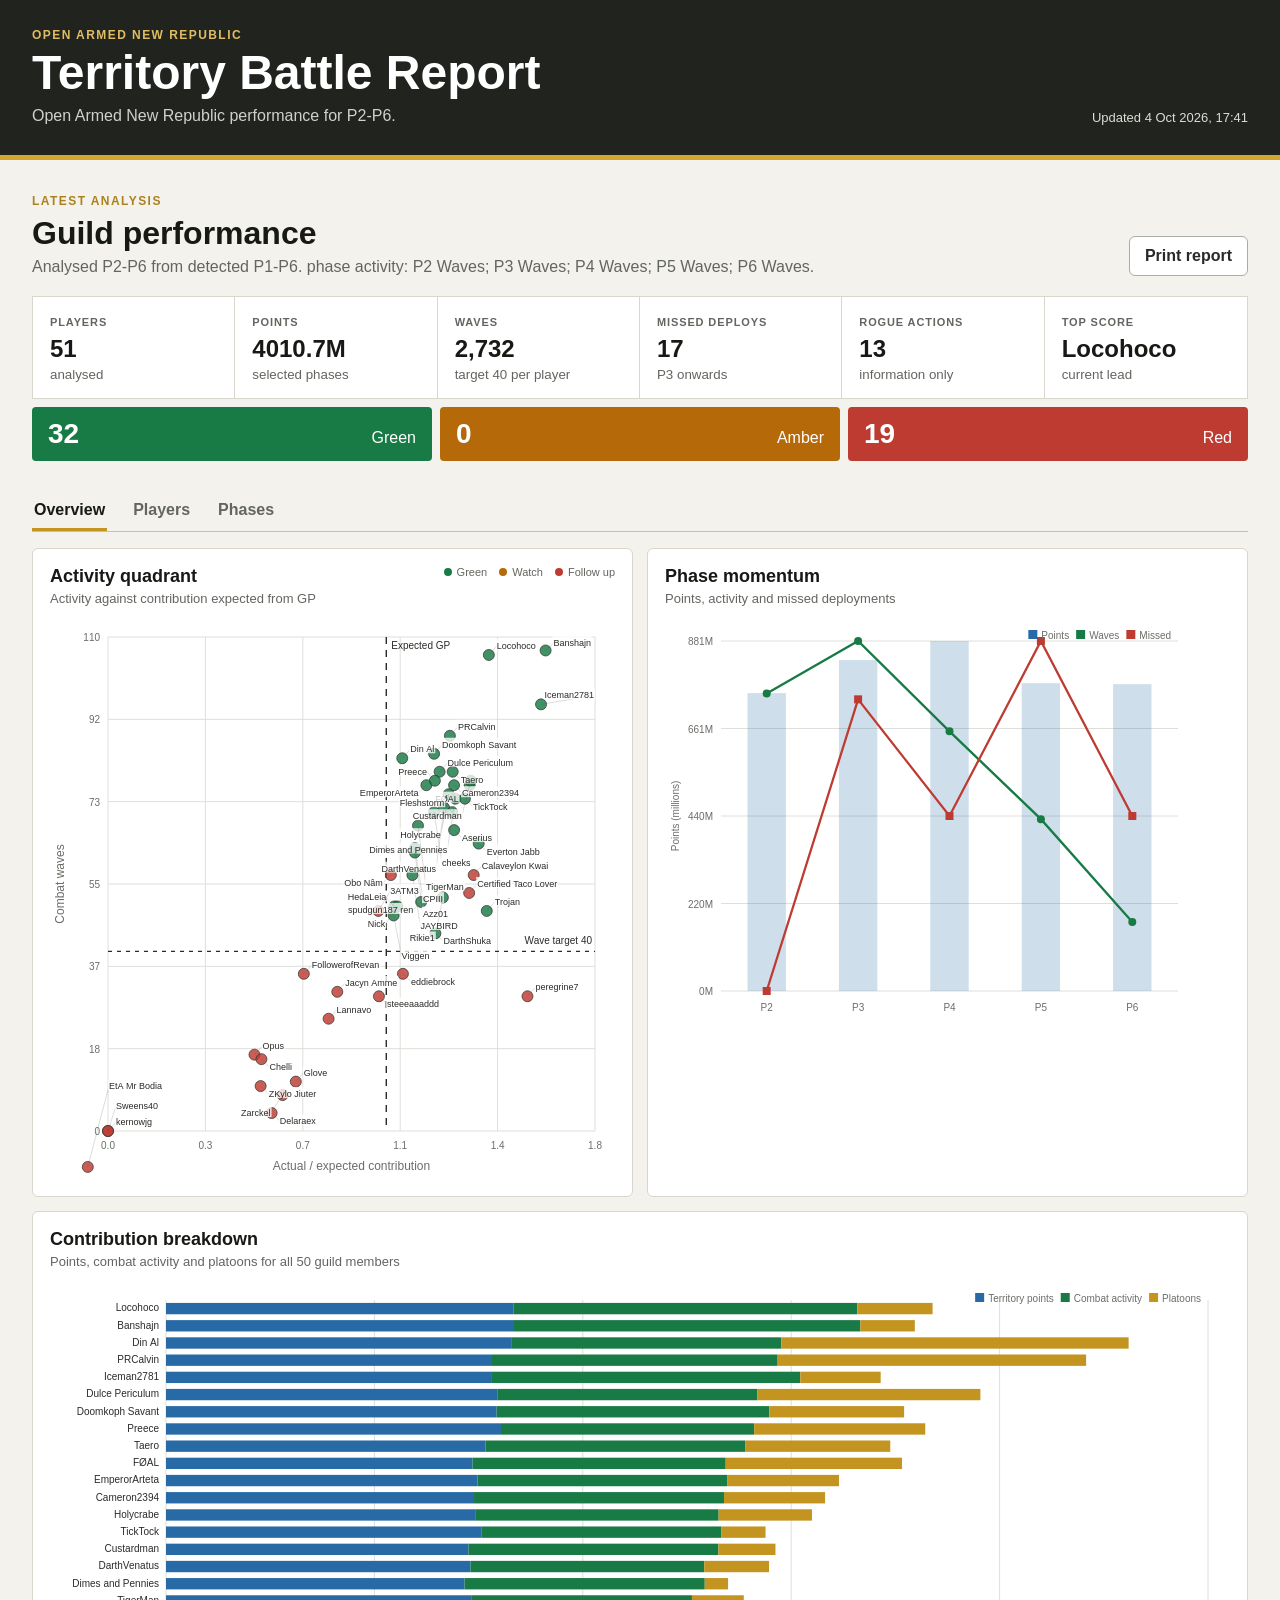
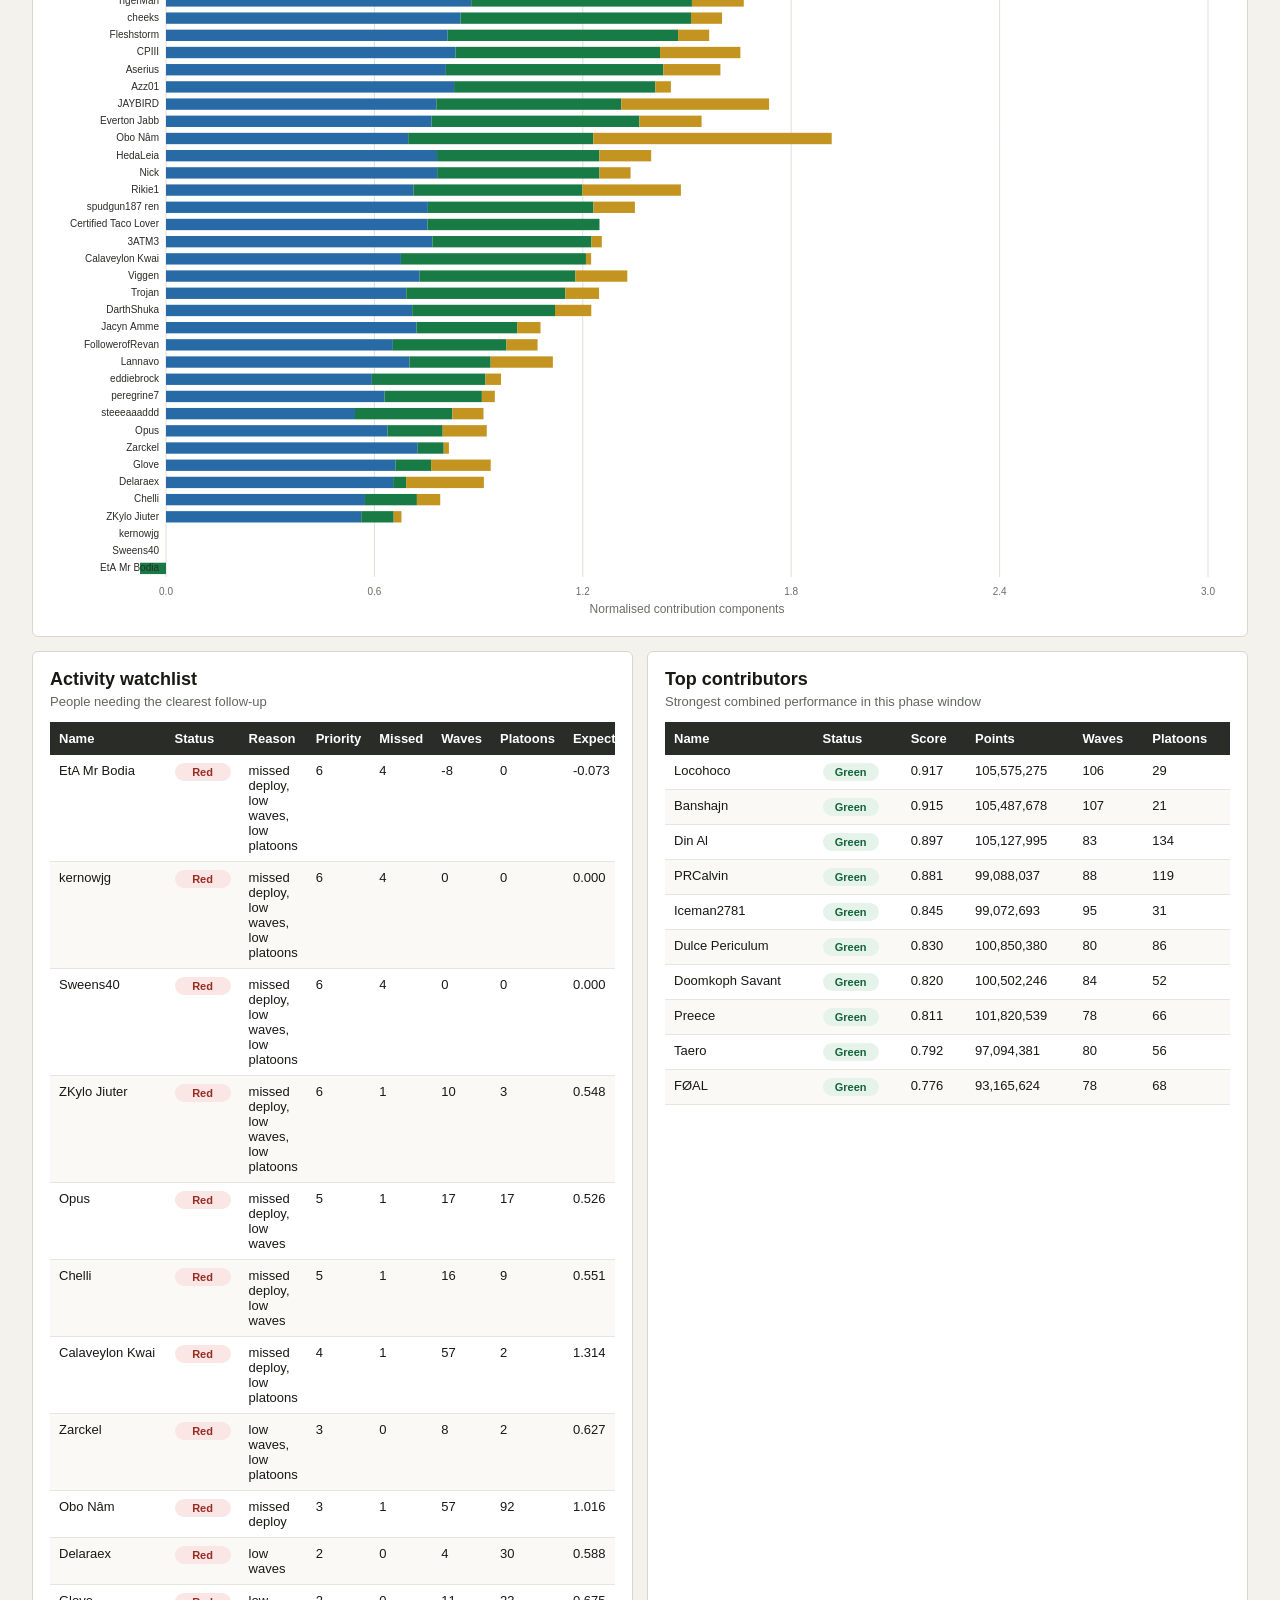
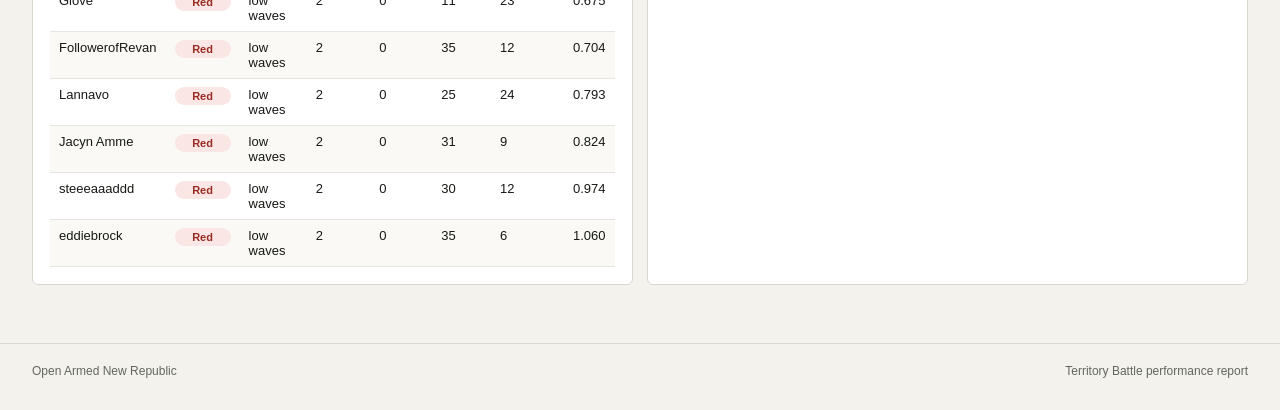
<file: index.html>
<!doctype html>
<html lang="en">
<head>
  <meta charset="utf-8">
  <meta name="viewport" content="width=device-width, initial-scale=1">
  <meta name="description" content="Open Armed New Republic Territory Battle report.">
  <title>OANR Territory Battle Report</title>
  <link rel="stylesheet" href="styles.css">
</head>
<body>
  <header class="app-header public-header">
    <div class="header-inner">
      <div>
        <p class="eyebrow">Open Armed New Republic</p>
        <h1>Territory Battle Report</h1>
        <p id="publicHeaderCopy" class="header-copy">Current guild performance and activity.</p>
      </div>
      <div id="publishedAt" class="privacy-note">Loading latest report...</div>
    </div>
  </header>

  <main class="shell public-shell">
    <section id="publicError" class="public-error" hidden>
      <h2>No report has been published yet</h2>
      <p>The report owner needs to generate and add <code>report-data.json</code>.</p>
    </section>

    <section id="results" class="results public-results" hidden>
      <div class="report-head">
        <div>
          <p class="eyebrow">Latest analysis</p>
          <h2 id="reportTitle">Guild performance</h2>
          <p id="reportMeta" class="muted"></p>
        </div>
        <div class="report-actions"><button id="printButton" class="secondary-button" type="button">Print report</button></div>
      </div>

      <div id="metricCards" class="metric-grid"></div>
      <div id="riskBand" class="risk-band"></div>

      <nav class="tabs" aria-label="Report sections">
        <button type="button" class="active" data-tab="overview">Overview</button>
        <button type="button" data-tab="players">Players</button>
        <button type="button" data-tab="phases">Phases</button>
      </nav>

      <section class="tab-panel active" data-panel="overview">
        <div class="chart-grid">
          <article class="panel chart-panel">
            <div class="panel-heading">
              <div><h3>Activity quadrant</h3><p>Activity against contribution expected from GP</p></div>
              <div class="legend"><span class="green-dot">Green</span><span class="amber-dot">Watch</span><span class="red-dot">Follow up</span></div>
            </div>
            <canvas id="quadrantChart" data-expand-chart="quadrant" height="560" title="Open full-screen chart"></canvas>
          </article>
          <article class="panel chart-panel">
            <div class="panel-heading"><div><h3>Phase momentum</h3><p>Points, activity and missed deployments</p></div></div>
            <canvas id="momentumChart" data-expand-chart="momentum" height="420" title="Open full-screen chart"></canvas>
          </article>
        </div>
        <article class="panel chart-panel wide-panel">
          <div class="panel-heading"><div><h3>Contribution breakdown</h3><p>Points, combat activity and platoons for all 50 guild members</p></div></div>
          <canvas id="contributionChart" data-expand-chart="contribution" height="560" title="Open full-screen chart"></canvas>
        </article>
        <div class="table-grid">
          <article class="panel">
            <div class="panel-heading"><div><h3>Activity watchlist</h3><p>People needing the clearest follow-up</p></div></div>
            <div id="watchlistTable" class="table-wrap"></div>
          </article>
          <article class="panel">
            <div class="panel-heading"><div><h3>Top contributors</h3><p>Strongest combined performance in this phase window</p></div></div>
            <div id="topTable" class="table-wrap"></div>
          </article>
        </div>
      </section>

      <section class="tab-panel" data-panel="players">
        <article class="panel">
          <div class="table-tools">
            <div><h3>Player detail</h3><p class="muted">Search and filter the complete guild list.</p></div>
            <div class="filters">
              <input id="playerSearch" type="search" placeholder="Search player" aria-label="Search player">
              <select id="riskFilter" aria-label="Filter by status">
                <option value="">All statuses</option><option value="Red">Red</option>
                <option value="Amber">Amber</option><option value="Green">Green</option>
              </select>
            </div>
          </div>
          <div id="playerTable" class="table-wrap"></div>
        </article>
      </section>

      <section class="tab-panel" data-panel="phases">
        <article class="panel">
          <div class="panel-heading"><div><h3>Phase summary</h3><p>Guild totals for the selected phase window</p></div></div>
          <div id="phaseTable" class="table-wrap"></div>
        </article>
      </section>
    </section>
  </main>

  <div id="chartModal" class="chart-modal" hidden role="dialog" aria-modal="true" aria-labelledby="chartModalTitle">
    <div class="chart-modal-toolbar">
      <h2 id="chartModalTitle">Chart</h2>
      <button id="closeChartModal" class="secondary-button" type="button">Back to report</button>
    </div>
    <div class="chart-modal-body"><canvas id="expandedChart" height="700"></canvas></div>
  </div>

  <footer><span>Open Armed New Republic</span><span>Territory Battle performance report</span></footer>
  <script type="module" src="js/viewer.js"></script>
</body>
</html>
</file>
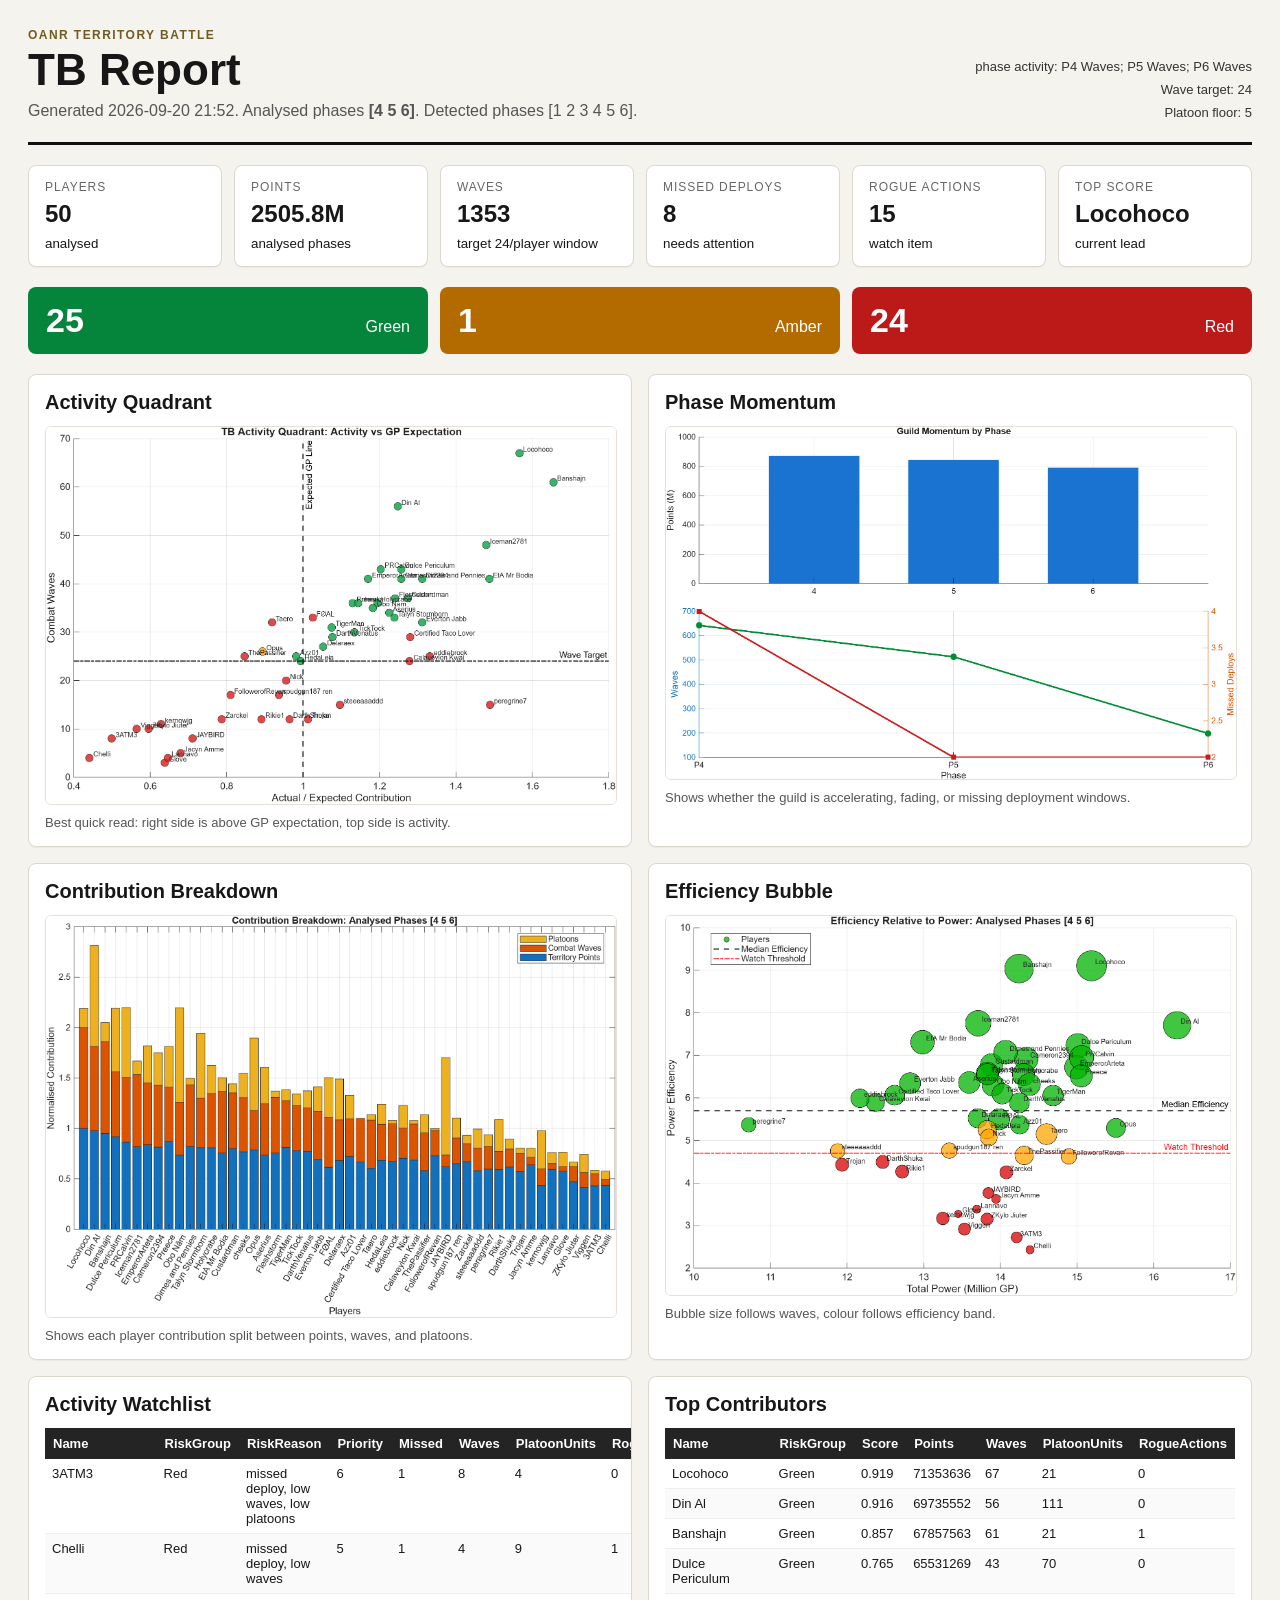
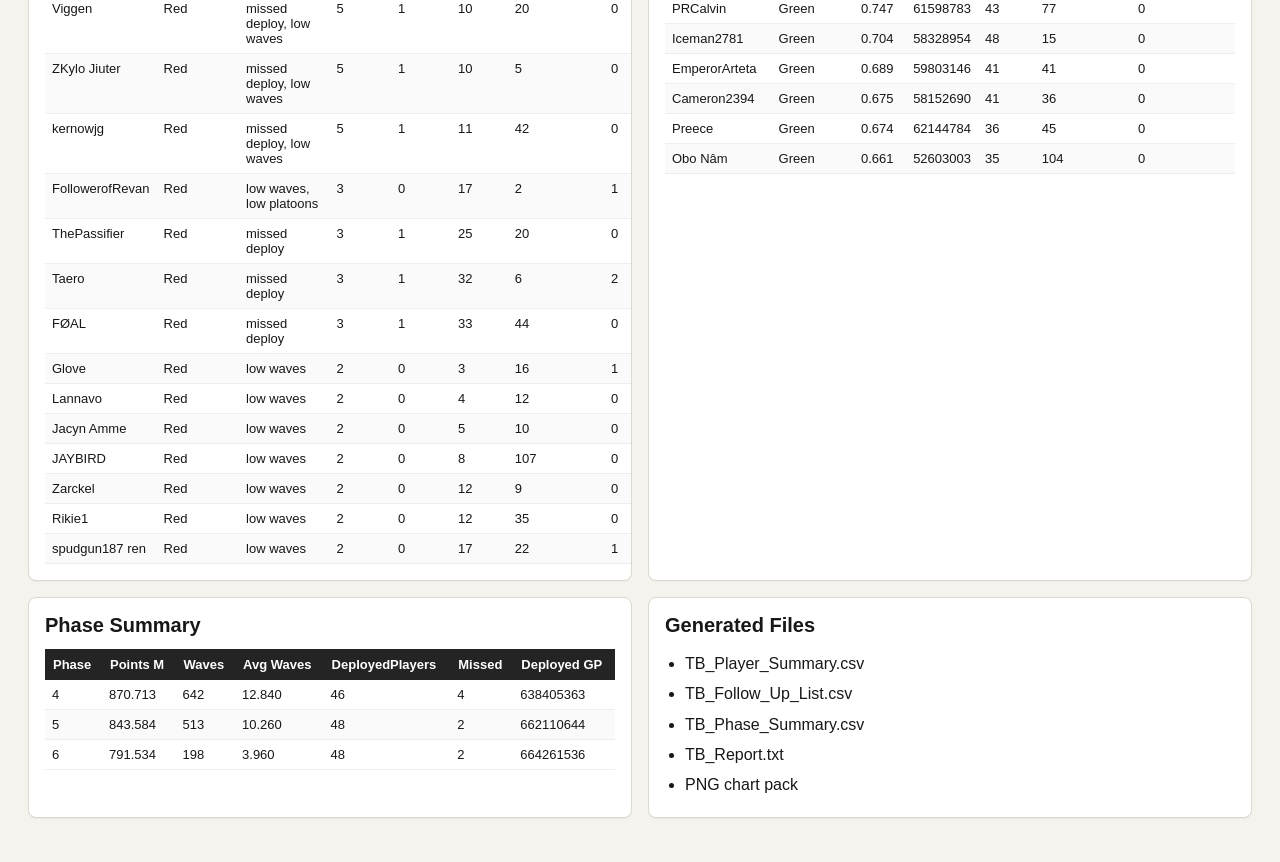
<file: legacy-matlab-report.html>
﻿<!doctype html><html lang="en"><head><meta charset="utf-8">
<meta name="viewport" content="width=device-width, initial-scale=1">
<title>OANR TB Report</title>
<style>body{margin:0;background:#f5f3ee;color:#171717;font-family:Segoe UI,Arial,sans-serif;}.shell{max-width:1280px;margin:0 auto;padding:28px;}.hero{display:flex;justify-content:space-between;gap:24px;align-items:flex-end;border-bottom:3px solid #111;padding-bottom:22px;margin-bottom:20px;}.eyebrow{text-transform:uppercase;letter-spacing:.12em;font-size:12px;font-weight:700;margin:0 0 6px;color:#735c1f;}h1{font-size:44px;line-height:1;margin:0;}h2{font-size:20px;margin:0 0 12px;}.sub{margin:10px 0 0;color:#555;}.heroMeta{display:flex;flex-direction:column;gap:8px;text-align:right;color:#333;font-size:13px;}.cards{display:grid;grid-template-columns:repeat(6,1fr);gap:12px;margin:20px 0;}.card,.panel{background:white;border:1px solid #ddd8cf;border-radius:8px;box-shadow:0 1px 0 rgba(0,0,0,.04);}.card{padding:14px 16px;}.card span{display:block;color:#666;font-size:12px;text-transform:uppercase;letter-spacing:.08em;}.card strong{display:block;font-size:24px;margin:6px 0;white-space:nowrap;overflow:hidden;text-overflow:ellipsis;}.riskBand{display:grid;grid-template-columns:repeat(3,1fr);gap:12px;margin-bottom:20px;}.risk{border-radius:8px;padding:14px 18px;color:white;display:flex;align-items:baseline;justify-content:space-between;}.risk strong{font-size:34px;}.green{background:#05843b}.amber{background:#b36b00}.red{background:#bc1919}.grid{display:grid;gap:16px;margin-bottom:16px;}.two{grid-template-columns:1fr 1fr;}.panel{padding:16px;overflow:hidden;}.panel img{width:100%;display:block;border:1px solid #e6e0d6;border-radius:6px;background:white;}.caption{color:#555;font-size:13px;margin:10px 0 0;}table{width:100%;border-collapse:collapse;font-size:13px;}th{text-align:left;background:#242424;color:white;padding:8px;}td{border-bottom:1px solid #eee;padding:7px;vertical-align:top;}tr:nth-child(even) td{background:#fafafa;}.files{line-height:1.9;margin:0;padding-left:20px;}@media(max-width:980px){.cards{grid-template-columns:repeat(2,1fr)}.two{grid-template-columns:1fr}.hero{display:block}.heroMeta{text-align:left;margin-top:16px}}</style></head><body>
<main class="shell">
<section class="hero"><div><p class="eyebrow">OANR Territory Battle</p><h1>TB Report</h1><p class="sub">Generated 2026-09-20 21:52. Analysed phases <strong>[4 5 6]</strong>. Detected phases [1 2 3 4 5 6].</p></div><div class="heroMeta"><span>phase activity: P4 Waves; P5 Waves; P6 Waves</span><span>Wave target: 24</span><span>Platoon floor: 5</span></div></section>
<section class="cards"><article class="card"><span>Players</span><strong>50</strong><small>analysed</small></article><article class="card"><span>Points</span><strong>2505.8M</strong><small>analysed phases</small></article><article class="card"><span>Waves</span><strong>1353</strong><small>target 24/player window</small></article><article class="card"><span>Missed Deploys</span><strong>8</strong><small>needs attention</small></article><article class="card"><span>Rogue Actions</span><strong>15</strong><small>watch item</small></article><article class="card"><span>Top Score</span><strong>Locohoco</strong><small>current lead</small></article></section>
<section class="riskBand"><div class="risk green"><strong>25</strong><span>Green</span></div><div class="risk amber"><strong>1</strong><span>Amber</span></div><div class="risk red"><strong>24</strong><span>Red</span></div></section>
<section class="grid two"><article class="panel"><h2>Activity Quadrant</h2><img src="07_activity_quadrant.png" alt="Activity Quadrant"><p class="caption">Best quick read: right side is above GP expectation, top side is activity.</p></article><article class="panel"><h2>Phase Momentum</h2><img src="06_phase_momentum.png" alt="Phase Momentum"><p class="caption">Shows whether the guild is accelerating, fading, or missing deployment windows.</p></article></section>
<section class="grid two"><article class="panel"><h2>Contribution Breakdown</h2><img src="01_contribution_breakdown.png" alt="Contribution Breakdown"><p class="caption">Shows each player contribution split between points, waves, and platoons.</p></article><article class="panel"><h2>Efficiency Bubble</h2><img src="03_efficiency_bubble.png" alt="Efficiency Bubble"><p class="caption">Bubble size follows waves, colour follows efficiency band.</p></article></section>
<section class="grid two"><article class="panel"><h2>Activity Watchlist</h2><table><thead><tr><th>Name</th><th>RiskGroup</th><th>RiskReason</th><th>Priority</th><th>Missed</th><th>Waves</th><th>PlatoonUnits</th><th>RogueActions</th><th>ExpectedRatio</th></tr></thead><tbody><tr><td>3ATM3</td><td>Red</td><td>missed deploy, low waves, low platoons</td><td>6</td><td>1</td><td>8</td><td>4</td><td>0</td><td>0.499</td></tr><tr><td>Chelli</td><td>Red</td><td>missed deploy, low waves</td><td>5</td><td>1</td><td>4</td><td>9</td><td>1</td><td>0.441</td></tr><tr><td>Viggen</td><td>Red</td><td>missed deploy, low waves</td><td>5</td><td>1</td><td>10</td><td>20</td><td>0</td><td>0.565</td></tr><tr><td>ZKylo Jiuter</td><td>Red</td><td>missed deploy, low waves</td><td>5</td><td>1</td><td>10</td><td>5</td><td>0</td><td>0.596</td></tr><tr><td>kernowjg</td><td>Red</td><td>missed deploy, low waves</td><td>5</td><td>1</td><td>11</td><td>42</td><td>0</td><td>0.628</td></tr><tr><td>FollowerofRevan</td><td>Red</td><td>low waves, low platoons</td><td>3</td><td>0</td><td>17</td><td>2</td><td>1</td><td>0.810</td></tr><tr><td>ThePassifier</td><td>Red</td><td>missed deploy</td><td>3</td><td>1</td><td>25</td><td>20</td><td>0</td><td>0.847</td></tr><tr><td>Taero</td><td>Red</td><td>missed deploy</td><td>3</td><td>1</td><td>32</td><td>6</td><td>2</td><td>0.919</td></tr><tr><td>FØAL</td><td>Red</td><td>missed deploy</td><td>3</td><td>1</td><td>33</td><td>44</td><td>0</td><td>1.025</td></tr><tr><td>Glove</td><td>Red</td><td>low waves</td><td>2</td><td>0</td><td>3</td><td>16</td><td>1</td><td>0.638</td></tr><tr><td>Lannavo</td><td>Red</td><td>low waves</td><td>2</td><td>0</td><td>4</td><td>12</td><td>0</td><td>0.646</td></tr><tr><td>Jacyn Amme</td><td>Red</td><td>low waves</td><td>2</td><td>0</td><td>5</td><td>10</td><td>0</td><td>0.679</td></tr><tr><td>JAYBIRD</td><td>Red</td><td>low waves</td><td>2</td><td>0</td><td>8</td><td>107</td><td>0</td><td>0.710</td></tr><tr><td>Zarckel</td><td>Red</td><td>low waves</td><td>2</td><td>0</td><td>12</td><td>9</td><td>0</td><td>0.787</td></tr><tr><td>Rikie1</td><td>Red</td><td>low waves</td><td>2</td><td>0</td><td>12</td><td>35</td><td>0</td><td>0.891</td></tr><tr><td>spudgun187 ren</td><td>Red</td><td>low waves</td><td>2</td><td>0</td><td>17</td><td>22</td><td>1</td><td>0.937</td></tr></tbody></table></article><article class="panel"><h2>Top Contributors</h2><table><thead><tr><th>Name</th><th>RiskGroup</th><th>Score</th><th>Points</th><th>Waves</th><th>PlatoonUnits</th><th>RogueActions</th></tr></thead><tbody><tr><td>Locohoco</td><td>Green</td><td>0.919</td><td>71353636</td><td>67</td><td>21</td><td>0</td></tr><tr><td>Din Al</td><td>Green</td><td>0.916</td><td>69735552</td><td>56</td><td>111</td><td>0</td></tr><tr><td>Banshajn</td><td>Green</td><td>0.857</td><td>67857563</td><td>61</td><td>21</td><td>1</td></tr><tr><td>Dulce Periculum</td><td>Green</td><td>0.765</td><td>65531269</td><td>43</td><td>70</td><td>0</td></tr><tr><td>PRCalvin</td><td>Green</td><td>0.747</td><td>61598783</td><td>43</td><td>77</td><td>0</td></tr><tr><td>Iceman2781</td><td>Green</td><td>0.704</td><td>58328954</td><td>48</td><td>15</td><td>0</td></tr><tr><td>EmperorArteta</td><td>Green</td><td>0.689</td><td>59803146</td><td>41</td><td>41</td><td>0</td></tr><tr><td>Cameron2394</td><td>Green</td><td>0.675</td><td>58152690</td><td>41</td><td>36</td><td>0</td></tr><tr><td>Preece</td><td>Green</td><td>0.674</td><td>62144784</td><td>36</td><td>45</td><td>0</td></tr><tr><td>Obo Nâm</td><td>Green</td><td>0.661</td><td>52603003</td><td>35</td><td>104</td><td>0</td></tr></tbody></table></article></section>
<section class="grid two"><article class="panel"><h2>Phase Summary</h2><table><thead><tr><th>Phase</th><th>Points M</th><th>Waves</th><th>Avg Waves</th><th>DeployedPlayers</th><th>Missed</th><th>Deployed GP</th></tr></thead><tbody><tr><td>4</td><td>870.713</td><td>642</td><td>12.840</td><td>46</td><td>4</td><td>638405363</td></tr><tr><td>5</td><td>843.584</td><td>513</td><td>10.260</td><td>48</td><td>2</td><td>662110644</td></tr><tr><td>6</td><td>791.534</td><td>198</td><td>3.960</td><td>48</td><td>2</td><td>664261536</td></tr></tbody></table></article><article class="panel"><h2>Generated Files</h2><ul class="files"><li>TB_Player_Summary.csv</li><li>TB_Follow_Up_List.csv</li><li>TB_Phase_Summary.csv</li><li>TB_Report.txt</li><li>PNG chart pack</li></ul></article></section>
</main></body></html>
</file>
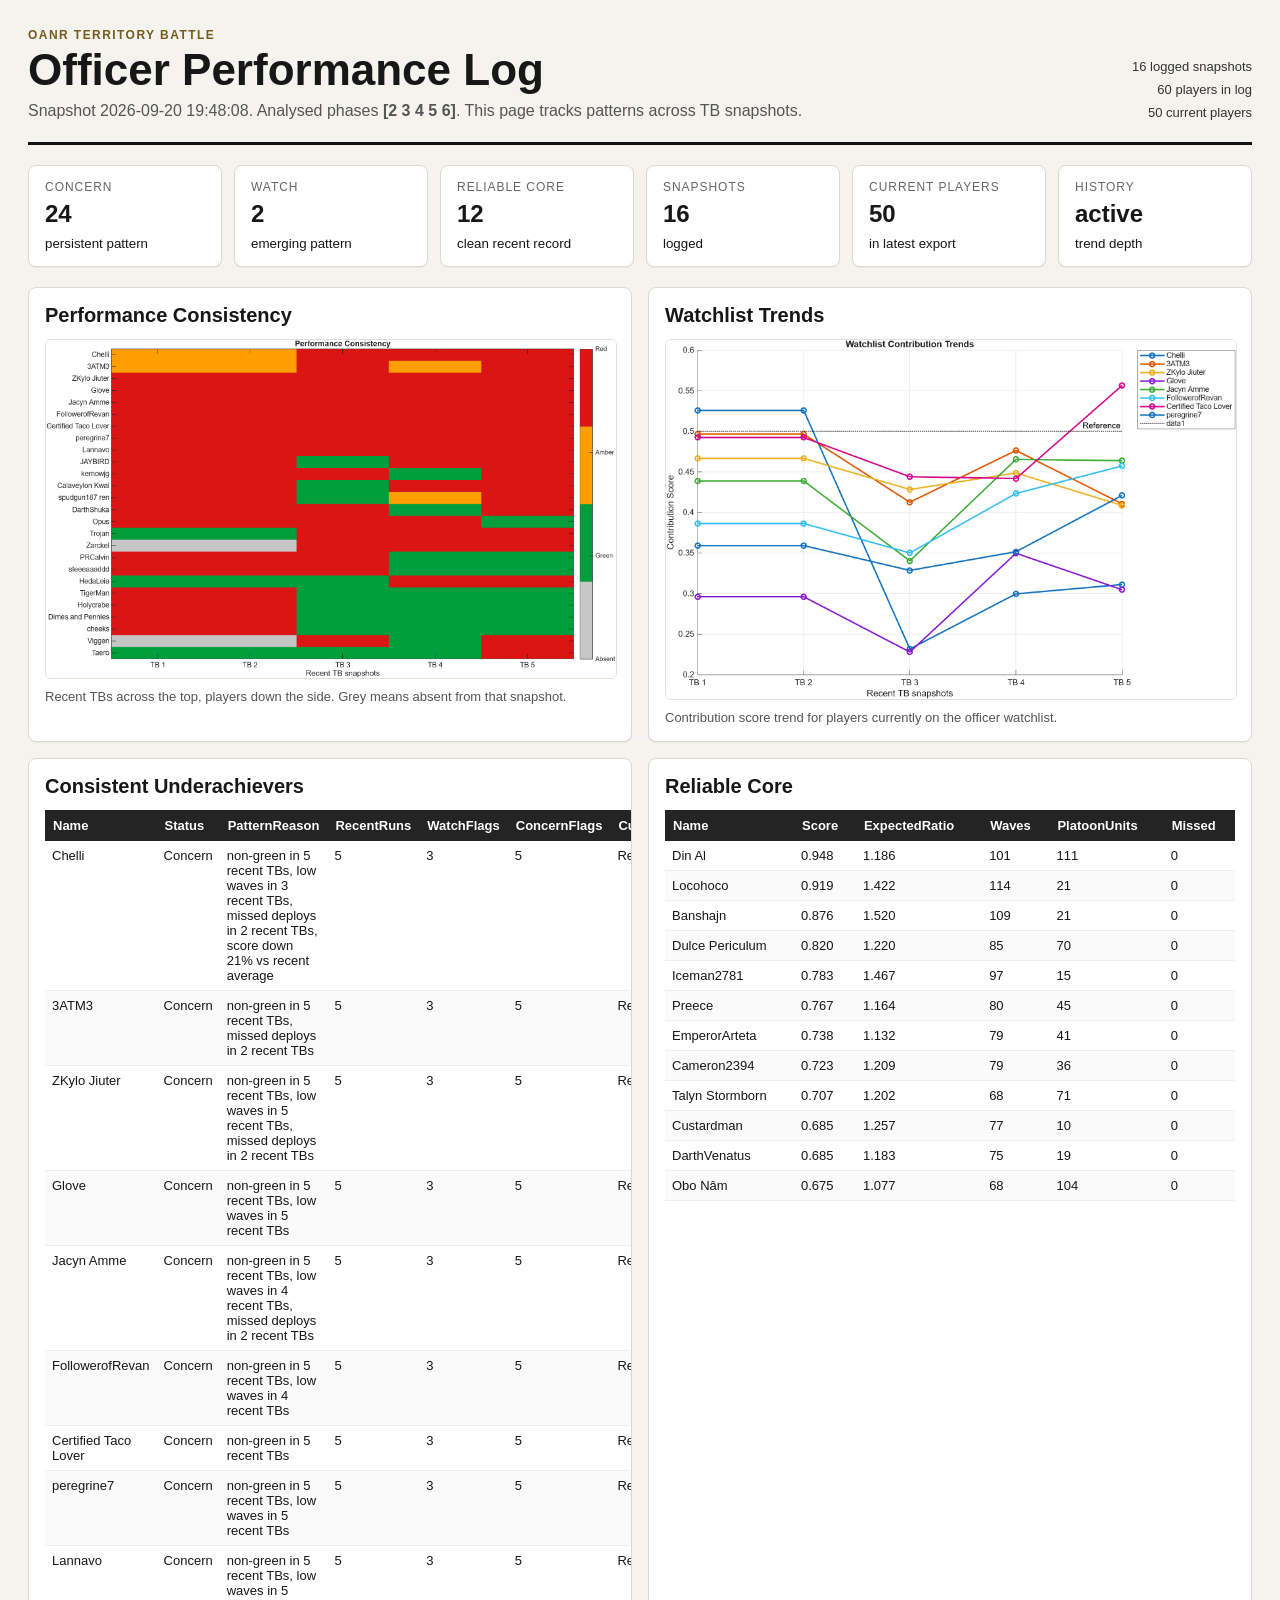
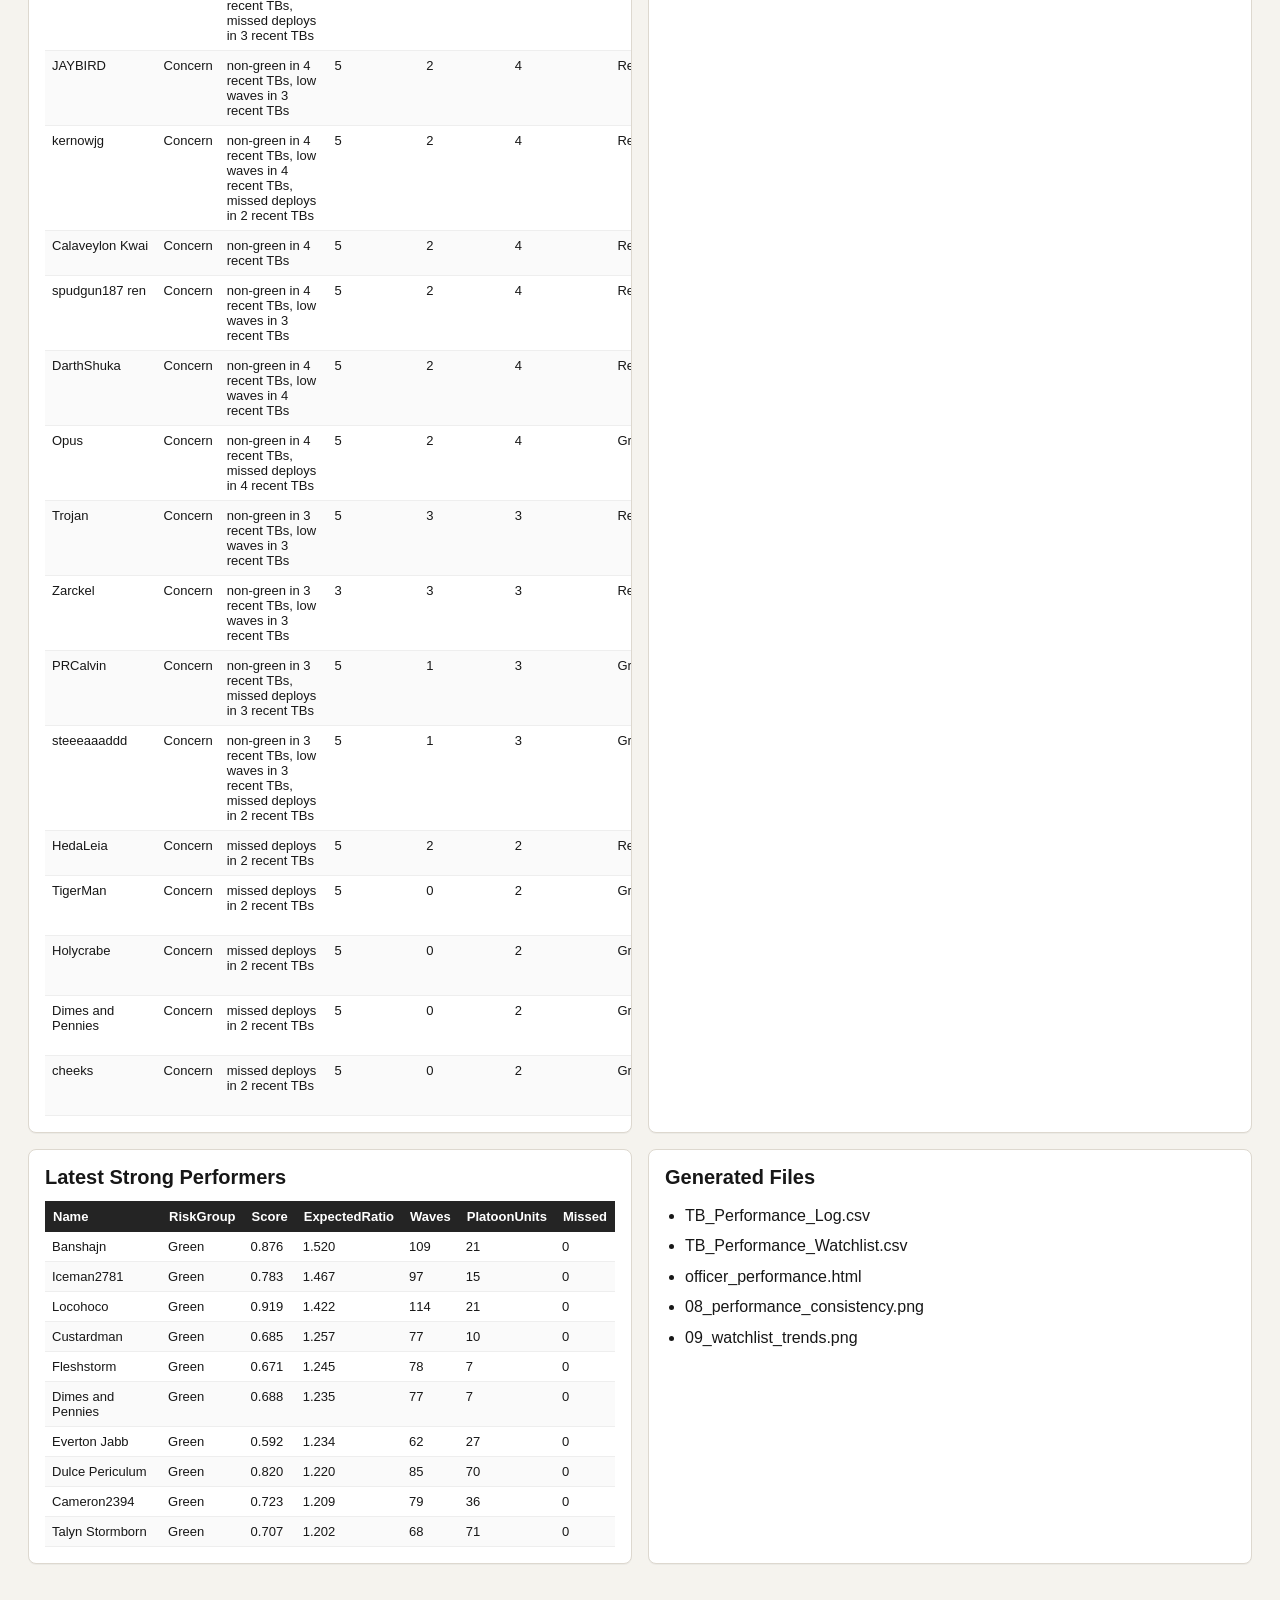
<file: officer_performance.html>
﻿<!doctype html><html lang="en"><head><meta charset="utf-8">
<meta name="viewport" content="width=device-width, initial-scale=1">
<title>OANR Officer Performance Log</title>
<style>body{margin:0;background:#f5f3ee;color:#171717;font-family:Segoe UI,Arial,sans-serif;}.shell{max-width:1280px;margin:0 auto;padding:28px;}.hero{display:flex;justify-content:space-between;gap:24px;align-items:flex-end;border-bottom:3px solid #111;padding-bottom:22px;margin-bottom:20px;}.eyebrow{text-transform:uppercase;letter-spacing:.12em;font-size:12px;font-weight:700;margin:0 0 6px;color:#735c1f;}h1{font-size:44px;line-height:1;margin:0;}h2{font-size:20px;margin:0 0 12px;}.sub{margin:10px 0 0;color:#555;}.heroMeta{display:flex;flex-direction:column;gap:8px;text-align:right;color:#333;font-size:13px;}.cards{display:grid;grid-template-columns:repeat(6,1fr);gap:12px;margin:20px 0;}.card,.panel{background:white;border:1px solid #ddd8cf;border-radius:8px;box-shadow:0 1px 0 rgba(0,0,0,.04);}.card{padding:14px 16px;}.card span{display:block;color:#666;font-size:12px;text-transform:uppercase;letter-spacing:.08em;}.card strong{display:block;font-size:24px;margin:6px 0;white-space:nowrap;overflow:hidden;text-overflow:ellipsis;}.riskBand{display:grid;grid-template-columns:repeat(3,1fr);gap:12px;margin-bottom:20px;}.risk{border-radius:8px;padding:14px 18px;color:white;display:flex;align-items:baseline;justify-content:space-between;}.risk strong{font-size:34px;}.green{background:#05843b}.amber{background:#b36b00}.red{background:#bc1919}.grid{display:grid;gap:16px;margin-bottom:16px;}.two{grid-template-columns:1fr 1fr;}.panel{padding:16px;overflow:hidden;}.panel img{width:100%;display:block;border:1px solid #e6e0d6;border-radius:6px;background:white;}.caption{color:#555;font-size:13px;margin:10px 0 0;}table{width:100%;border-collapse:collapse;font-size:13px;}th{text-align:left;background:#242424;color:white;padding:8px;}td{border-bottom:1px solid #eee;padding:7px;vertical-align:top;}tr:nth-child(even) td{background:#fafafa;}.files{line-height:1.9;margin:0;padding-left:20px;}@media(max-width:980px){.cards{grid-template-columns:repeat(2,1fr)}.two{grid-template-columns:1fr}.hero{display:block}.heroMeta{text-align:left;margin-top:16px}}</style></head><body>
<main class="shell">
<section class="hero"><div><p class="eyebrow">OANR Territory Battle</p><h1>Officer Performance Log</h1><p class="sub">Snapshot 2026-09-20 19:48:08. Analysed phases <strong>[2 3 4 5 6]</strong>. This page tracks patterns across TB snapshots.</p></div><div class="heroMeta"><span>16 logged snapshots</span><span>60 players in log</span><span>50 current players</span></div></section>
<section class="cards"><article class="card"><span>Concern</span><strong>24</strong><small>persistent pattern</small></article><article class="card"><span>Watch</span><strong>2</strong><small>emerging pattern</small></article><article class="card"><span>Reliable Core</span><strong>12</strong><small>clean recent record</small></article><article class="card"><span>Snapshots</span><strong>16</strong><small>logged</small></article><article class="card"><span>Current Players</span><strong>50</strong><small>in latest export</small></article><article class="card"><span>History</span><strong>active</strong><small>trend depth</small></article></section>
<section class="grid two"><article class="panel"><h2>Performance Consistency</h2><img src="08_performance_consistency.png" alt="Performance Consistency"><p class="caption">Recent TBs across the top, players down the side. Grey means absent from that snapshot.</p></article><article class="panel"><h2>Watchlist Trends</h2><img src="09_watchlist_trends.png" alt="Watchlist Trends"><p class="caption">Contribution score trend for players currently on the officer watchlist.</p></article></section>
<section class="grid two"><article class="panel"><h2>Consistent Underachievers</h2><table><thead><tr><th>Name</th><th>Status</th><th>PatternReason</th><th>RecentRuns</th><th>WatchFlags</th><th>ConcernFlags</th><th>CurrentRisk</th><th>CurrentReason</th><th>CurrentScore</th><th>ScoreChangePct</th></tr></thead><tbody><tr><td>Chelli</td><td>Concern</td><td>non-green in 5 recent TBs, low waves in 3 recent TBs, missed deploys in 2 recent TBs, score down 21% vs recent average</td><td>5</td><td>3</td><td>5</td><td>Red</td><td>missed deploy, low waves</td><td>0.311</td><td>-0.214</td></tr><tr><td>3ATM3</td><td>Concern</td><td>non-green in 5 recent TBs, missed deploys in 2 recent TBs</td><td>5</td><td>3</td><td>5</td><td>Red</td><td>missed deploy, low waves, low platoons</td><td>0.411</td><td>-0.127</td></tr><tr><td>ZKylo Jiuter</td><td>Concern</td><td>non-green in 5 recent TBs, low waves in 5 recent TBs, missed deploys in 2 recent TBs</td><td>5</td><td>3</td><td>5</td><td>Red</td><td>missed deploy, low waves</td><td>0.409</td><td>-0.097</td></tr><tr><td>Glove</td><td>Concern</td><td>non-green in 5 recent TBs, low waves in 5 recent TBs</td><td>5</td><td>3</td><td>5</td><td>Red</td><td>low waves</td><td>0.305</td><td>0.042</td></tr><tr><td>Jacyn Amme</td><td>Concern</td><td>non-green in 5 recent TBs, low waves in 4 recent TBs, missed deploys in 2 recent TBs</td><td>5</td><td>3</td><td>5</td><td>Red</td><td>low waves</td><td>0.464</td><td>0.102</td></tr><tr><td>FollowerofRevan</td><td>Concern</td><td>non-green in 5 recent TBs, low waves in 4 recent TBs</td><td>5</td><td>3</td><td>5</td><td>Red</td><td>low platoons</td><td>0.457</td><td>0.183</td></tr><tr><td>Certified Taco Lover</td><td>Concern</td><td>non-green in 5 recent TBs</td><td>5</td><td>3</td><td>5</td><td>Red</td><td>low platoons</td><td>0.557</td><td>0.190</td></tr><tr><td>peregrine7</td><td>Concern</td><td>non-green in 5 recent TBs, low waves in 5 recent TBs</td><td>5</td><td>3</td><td>5</td><td>Red</td><td>low waves</td><td>0.421</td><td>0.204</td></tr><tr><td>Lannavo</td><td>Concern</td><td>non-green in 5 recent TBs, low waves in 5 recent TBs, missed deploys in 3 recent TBs</td><td>5</td><td>3</td><td>5</td><td>Red</td><td>low waves</td><td>0.350</td><td>0.570</td></tr><tr><td>JAYBIRD</td><td>Concern</td><td>non-green in 4 recent TBs, low waves in 3 recent TBs</td><td>5</td><td>2</td><td>4</td><td>Red</td><td>low waves</td><td>0.456</td><td>-0.065</td></tr><tr><td>kernowjg</td><td>Concern</td><td>non-green in 4 recent TBs, low waves in 4 recent TBs, missed deploys in 2 recent TBs</td><td>5</td><td>2</td><td>4</td><td>Red</td><td>missed deploy, low waves</td><td>0.444</td><td>-0.060</td></tr><tr><td>Calaveylon Kwai</td><td>Concern</td><td>non-green in 4 recent TBs</td><td>5</td><td>2</td><td>4</td><td>Red</td><td>low platoons</td><td>0.574</td><td>-0.013</td></tr><tr><td>spudgun187 ren</td><td>Concern</td><td>non-green in 4 recent TBs, low waves in 3 recent TBs</td><td>5</td><td>2</td><td>4</td><td>Red</td><td>low waves</td><td>0.483</td><td>0.079</td></tr><tr><td>DarthShuka</td><td>Concern</td><td>non-green in 4 recent TBs, low waves in 4 recent TBs</td><td>5</td><td>2</td><td>4</td><td>Red</td><td>low waves</td><td>0.460</td><td>0.081</td></tr><tr><td>Opus</td><td>Concern</td><td>non-green in 4 recent TBs, missed deploys in 4 recent TBs</td><td>5</td><td>2</td><td>4</td><td>Green</td><td>solid contributor</td><td>0.686</td><td>0.231</td></tr><tr><td>Trojan</td><td>Concern</td><td>non-green in 3 recent TBs, low waves in 3 recent TBs</td><td>5</td><td>3</td><td>3</td><td>Red</td><td>low waves</td><td>0.341</td><td>-0.122</td></tr><tr><td>Zarckel</td><td>Concern</td><td>non-green in 3 recent TBs, low waves in 3 recent TBs</td><td>3</td><td>3</td><td>3</td><td>Red</td><td>low waves</td><td>0.374</td><td>0.451</td></tr><tr><td>PRCalvin</td><td>Concern</td><td>non-green in 3 recent TBs, missed deploys in 3 recent TBs</td><td>5</td><td>1</td><td>3</td><td>Green</td><td>solid contributor, above expected GP</td><td>0.803</td><td>0.199</td></tr><tr><td>steeeaaaddd</td><td>Concern</td><td>non-green in 3 recent TBs, low waves in 3 recent TBs, missed deploys in 2 recent TBs</td><td>5</td><td>1</td><td>3</td><td>Green</td><td>solid contributor, above expected GP</td><td>0.461</td><td>0.200</td></tr><tr><td>HedaLeia</td><td>Concern</td><td>missed deploys in 2 recent TBs</td><td>5</td><td>2</td><td>2</td><td>Red</td><td>missed deploy</td><td>0.475</td><td>-0.080</td></tr><tr><td>TigerMan</td><td>Concern</td><td>missed deploys in 2 recent TBs</td><td>5</td><td>0</td><td>2</td><td>Green</td><td>solid contributor, above expected GP</td><td>0.671</td><td>0.028</td></tr><tr><td>Holycrabe</td><td>Concern</td><td>missed deploys in 2 recent TBs</td><td>5</td><td>0</td><td>2</td><td>Green</td><td>solid contributor, above expected GP</td><td>0.692</td><td>0.029</td></tr><tr><td>Dimes and Pennies</td><td>Concern</td><td>missed deploys in 2 recent TBs</td><td>5</td><td>0</td><td>2</td><td>Green</td><td>solid contributor, above expected GP</td><td>0.688</td><td>0.085</td></tr><tr><td>cheeks</td><td>Concern</td><td>missed deploys in 2 recent TBs</td><td>5</td><td>0</td><td>2</td><td>Green</td><td>solid contributor, above expected GP</td><td>0.676</td><td>0.246</td></tr></tbody></table></article><article class="panel"><h2>Reliable Core</h2><table><thead><tr><th>Name</th><th>Score</th><th>ExpectedRatio</th><th>Waves</th><th>PlatoonUnits</th><th>Missed</th></tr></thead><tbody><tr><td>Din Al</td><td>0.948</td><td>1.186</td><td>101</td><td>111</td><td>0</td></tr><tr><td>Locohoco</td><td>0.919</td><td>1.422</td><td>114</td><td>21</td><td>0</td></tr><tr><td>Banshajn</td><td>0.876</td><td>1.520</td><td>109</td><td>21</td><td>0</td></tr><tr><td>Dulce Periculum</td><td>0.820</td><td>1.220</td><td>85</td><td>70</td><td>0</td></tr><tr><td>Iceman2781</td><td>0.783</td><td>1.467</td><td>97</td><td>15</td><td>0</td></tr><tr><td>Preece</td><td>0.767</td><td>1.164</td><td>80</td><td>45</td><td>0</td></tr><tr><td>EmperorArteta</td><td>0.738</td><td>1.132</td><td>79</td><td>41</td><td>0</td></tr><tr><td>Cameron2394</td><td>0.723</td><td>1.209</td><td>79</td><td>36</td><td>0</td></tr><tr><td>Talyn Stormborn</td><td>0.707</td><td>1.202</td><td>68</td><td>71</td><td>0</td></tr><tr><td>Custardman</td><td>0.685</td><td>1.257</td><td>77</td><td>10</td><td>0</td></tr><tr><td>DarthVenatus</td><td>0.685</td><td>1.183</td><td>75</td><td>19</td><td>0</td></tr><tr><td>Obo Nâm</td><td>0.675</td><td>1.077</td><td>68</td><td>104</td><td>0</td></tr></tbody></table></article></section>
<section class="grid two"><article class="panel"><h2>Latest Strong Performers</h2><table><thead><tr><th>Name</th><th>RiskGroup</th><th>Score</th><th>ExpectedRatio</th><th>Waves</th><th>PlatoonUnits</th><th>Missed</th></tr></thead><tbody><tr><td>Banshajn</td><td>Green</td><td>0.876</td><td>1.520</td><td>109</td><td>21</td><td>0</td></tr><tr><td>Iceman2781</td><td>Green</td><td>0.783</td><td>1.467</td><td>97</td><td>15</td><td>0</td></tr><tr><td>Locohoco</td><td>Green</td><td>0.919</td><td>1.422</td><td>114</td><td>21</td><td>0</td></tr><tr><td>Custardman</td><td>Green</td><td>0.685</td><td>1.257</td><td>77</td><td>10</td><td>0</td></tr><tr><td>Fleshstorm</td><td>Green</td><td>0.671</td><td>1.245</td><td>78</td><td>7</td><td>0</td></tr><tr><td>Dimes and Pennies</td><td>Green</td><td>0.688</td><td>1.235</td><td>77</td><td>7</td><td>0</td></tr><tr><td>Everton Jabb</td><td>Green</td><td>0.592</td><td>1.234</td><td>62</td><td>27</td><td>0</td></tr><tr><td>Dulce Periculum</td><td>Green</td><td>0.820</td><td>1.220</td><td>85</td><td>70</td><td>0</td></tr><tr><td>Cameron2394</td><td>Green</td><td>0.723</td><td>1.209</td><td>79</td><td>36</td><td>0</td></tr><tr><td>Talyn Stormborn</td><td>Green</td><td>0.707</td><td>1.202</td><td>68</td><td>71</td><td>0</td></tr></tbody></table></article><article class="panel"><h2>Generated Files</h2><ul class="files"><li>TB_Performance_Log.csv</li><li>TB_Performance_Watchlist.csv</li><li>officer_performance.html</li><li>08_performance_consistency.png</li><li>09_watchlist_trends.png</li></ul></article></section>
</main></body></html>
</file>
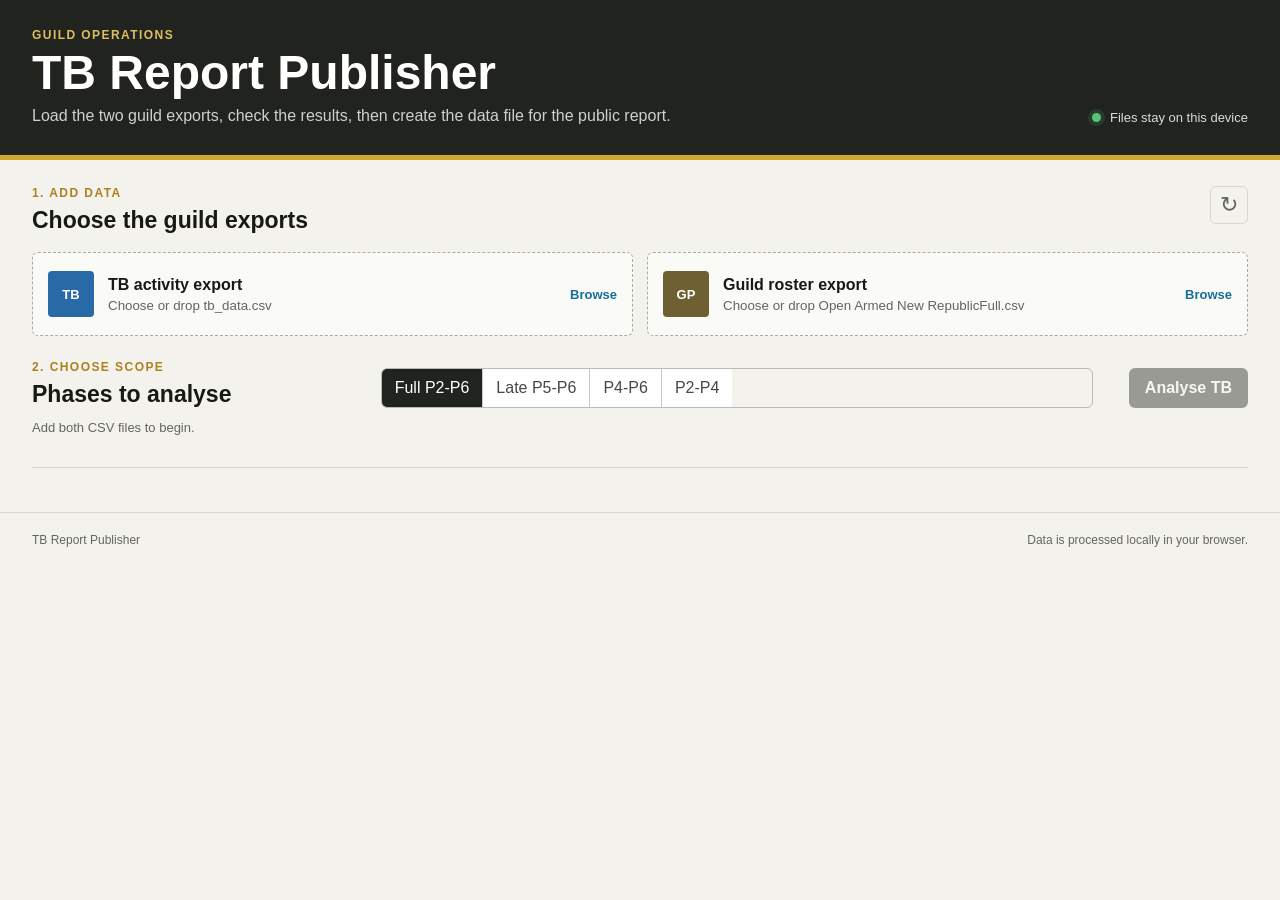
<file: publisher.html>
<!doctype html>
<html lang="en">
<head>
  <meta charset="utf-8">
  <meta name="viewport" content="width=device-width, initial-scale=1">
  <meta name="description" content="Browser-based Territory Battle analysis for SWGOH guilds.">
  <title>TB Report Publisher</title>
  <link rel="stylesheet" href="styles.css">
</head>
<body>
  <header class="app-header">
    <div class="header-inner">
      <div>
        <p class="eyebrow">Guild operations</p>
        <h1>TB Report Publisher</h1>
        <p class="header-copy">Load the two guild exports, check the results, then create the data file for the public report.</p>
      </div>
      <div class="privacy-note" title="Files are processed locally by your browser">
        <span class="privacy-dot" aria-hidden="true"></span>
        Files stay on this device
      </div>
    </div>
  </header>

  <main class="shell">
    <section class="setup-band" aria-labelledby="setup-title">
      <div class="section-heading">
        <div>
          <p class="step-label">1. Add data</p>
          <h2 id="setup-title">Choose the guild exports</h2>
        </div>
        <button id="resetButton" class="icon-button" type="button" title="Clear loaded files" aria-label="Clear loaded files">&#8635;</button>
      </div>

      <div class="file-grid">
        <label class="file-drop" id="tbDrop">
          <input id="tbFile" type="file" accept=".csv,text/csv">
          <span class="file-icon" aria-hidden="true">TB</span>
          <span class="file-copy">
            <strong>TB activity export</strong>
            <small id="tbFileStatus">Choose or drop tb_data.csv</small>
          </span>
          <span class="file-action">Browse</span>
        </label>

        <label class="file-drop" id="rosterDrop">
          <input id="rosterFile" type="file" accept=".csv,text/csv">
          <span class="file-icon roster" aria-hidden="true">GP</span>
          <span class="file-copy">
            <strong>Guild roster export</strong>
            <small id="rosterFileStatus">Choose or drop Open Armed New RepublicFull.csv</small>
          </span>
          <span class="file-action">Browse</span>
        </label>
      </div>

      <div class="phase-row">
        <div>
          <p class="step-label">2. Choose scope</p>
          <h2>Phases to analyse</h2>
        </div>
        <div id="phasePresets" class="segmented" aria-label="Phase presets">
          <button type="button" data-phases="2,3,4,5,6" class="active">Full P2-P6</button>
          <button type="button" data-phases="5,6">Late P5-P6</button>
          <button type="button" data-phases="4,5,6">P4-P6</button>
          <button type="button" data-phases="2,3,4">P2-P4</button>
        </div>
        <div id="phaseChecks" class="phase-checks" aria-label="Individual phases"></div>
        <button id="analyseButton" class="primary-button" type="button" disabled>Analyse TB</button>
      </div>

      <div id="setupMessage" class="setup-message" role="status">Add both CSV files to begin.</div>
    </section>

    <section id="results" class="results" hidden>
      <div class="report-head">
        <div>
          <p class="eyebrow">Territory Battle report</p>
          <h2 id="reportTitle">Guild performance</h2>
          <p id="reportMeta" class="muted"></p>
        </div>
        <div class="publish-action-group">
          <div class="report-actions">
            <button id="downloadSiteDataButton" class="primary-button" type="button">Download publish file</button>
            <button id="downloadReportButton" class="secondary-button" type="button">Download report</button>
            <button id="downloadSummaryButton" class="secondary-button" type="button">Player CSV</button>
          </div>
          <small>Not live yet: replace the repository's report-data.json, then commit and push.</small>
        </div>
      </div>

      <div id="metricCards" class="metric-grid"></div>
      <div id="riskBand" class="risk-band"></div>

      <nav class="tabs" aria-label="Report sections">
        <button type="button" class="active" data-tab="overview">Overview</button>
        <button type="button" data-tab="players">Players</button>
        <button type="button" data-tab="phases">Phases</button>
        <button type="button" data-tab="history">Performance log</button>
      </nav>

      <section class="tab-panel active" data-panel="overview">
        <div class="chart-grid">
          <article class="panel chart-panel">
            <div class="panel-heading">
              <div><h3>Activity quadrant</h3><p>Activity against contribution expected from GP</p></div>
              <div class="legend"><span class="green-dot">Green</span><span class="amber-dot">Watch</span><span class="red-dot">Follow up</span></div>
            </div>
            <canvas id="quadrantChart" data-expand-chart="quadrant" height="560" title="Open full-screen chart"></canvas>
          </article>
          <article class="panel chart-panel">
            <div class="panel-heading"><div><h3>Phase momentum</h3><p>Points, activity and missed deployments</p></div></div>
            <canvas id="momentumChart" data-expand-chart="momentum" height="420" title="Open full-screen chart"></canvas>
          </article>
        </div>
        <article class="panel chart-panel wide-panel">
          <div class="panel-heading"><div><h3>Contribution breakdown</h3><p>Points, combat activity and platoons for all 50 guild members</p></div></div>
          <canvas id="contributionChart" data-expand-chart="contribution" height="560" title="Open full-screen chart"></canvas>
        </article>
        <div class="table-grid">
          <article class="panel">
            <div class="panel-heading"><div><h3>Activity watchlist</h3><p>People needing the clearest follow-up</p></div></div>
            <div id="watchlistTable" class="table-wrap"></div>
          </article>
          <article class="panel">
            <div class="panel-heading"><div><h3>Top contributors</h3><p>Strongest combined performance in this phase window</p></div></div>
            <div id="topTable" class="table-wrap"></div>
          </article>
        </div>
      </section>

      <section class="tab-panel" data-panel="players">
        <article class="panel">
          <div class="table-tools">
            <div>
              <h3>Player detail</h3>
              <p class="muted">Search, filter and sort the complete guild list.</p>
            </div>
            <div class="filters">
              <input id="playerSearch" type="search" placeholder="Search player" aria-label="Search player">
              <select id="riskFilter" aria-label="Filter by status">
                <option value="">All statuses</option>
                <option value="Red">Red</option>
                <option value="Amber">Amber</option>
                <option value="Green">Green</option>
              </select>
              <button id="downloadFollowUpButton" class="secondary-button" type="button">Follow-up CSV</button>
            </div>
          </div>
          <div id="playerTable" class="table-wrap"></div>
        </article>
      </section>

      <section class="tab-panel" data-panel="phases">
        <article class="panel">
          <div class="panel-heading"><div><h3>Phase summary</h3><p>Guild totals for the selected phase window</p></div></div>
          <div id="phaseTable" class="table-wrap"></div>
          <div class="panel-actions"><button id="downloadPhaseButton" class="secondary-button" type="button">Phase CSV</button></div>
        </article>
      </section>

      <section class="tab-panel" data-panel="history">
        <div class="history-layout">
          <aside class="panel history-controls">
            <h3>Completed TB history</h3>
            <p>Only a full P2-P6 analysis can be added. Partial reports never alter the log.</p>
            <button id="saveSnapshotButton" class="primary-button" type="button" disabled>Add completed TB</button>
            <label class="secondary-button file-button">
              Import existing log
              <input id="historyFile" type="file" accept=".csv,text/csv">
            </label>
            <button id="exportHistoryButton" class="secondary-button" type="button">Export performance log</button>
            <button id="clearHistoryButton" class="text-button danger" type="button">Clear local history</button>
            <p id="historyStatus" class="history-status"></p>
          </aside>
          <div class="history-main">
            <article class="panel chart-panel">
              <div class="panel-heading"><div><h3>Recent consistency</h3><p>Contribution score across completed TB runs</p></div></div>
              <canvas id="historyChart" height="390"></canvas>
            </article>
            <article class="panel">
              <div class="panel-heading"><div><h3>Officer watchlist</h3><p>Repeated concern and signs of declining effort</p></div></div>
              <div id="historyWatchlist" class="table-wrap"></div>
            </article>
          </div>
        </div>
      </section>
    </section>
  </main>

  <div id="chartModal" class="chart-modal" hidden role="dialog" aria-modal="true" aria-labelledby="chartModalTitle">
    <div class="chart-modal-toolbar">
      <h2 id="chartModalTitle">Chart</h2>
      <button id="closeChartModal" class="secondary-button" type="button">Back to report</button>
    </div>
    <div class="chart-modal-body"><canvas id="expandedChart" height="700"></canvas></div>
  </div>

  <footer>
    <span>TB Report Publisher</span>
    <span>Data is processed locally in your browser.</span>
  </footer>

  <script type="module" src="js/app.js"></script>
</body>
</html>
</file>
<file: styles.css>
:root {
  --ink: #171915;
  --muted: #62665f;
  --paper: #f4f2ec;
  --surface: #ffffff;
  --line: #d9d6cd;
  --dark: #20231e;
  --green: #187a45;
  --green-soft: #e6f3eb;
  --amber: #b56909;
  --amber-soft: #fff1d6;
  --red: #be3b32;
  --red-soft: #fae6e4;
  --blue: #286aa6;
  --focus: #176e9b;
  --radius: 6px;
  font-family: Inter, "Segoe UI", Arial, sans-serif;
  color: var(--ink);
  background: var(--paper);
  font-synthesis: none;
}

* { box-sizing: border-box; }
body { margin: 0; min-width: 320px; background: var(--paper); }
button, input, select { font: inherit; }
button { cursor: pointer; }
button:focus-visible, input:focus-visible, select:focus-visible, label:focus-within { outline: 3px solid rgba(23,110,155,.24); outline-offset: 2px; }

.app-header { background: var(--dark); color: white; border-bottom: 5px solid #d3a62d; }
.header-inner { max-width: 1440px; margin: 0 auto; padding: 28px 32px 30px; display: flex; justify-content: space-between; align-items: flex-end; gap: 30px; }
.eyebrow, .step-label { margin: 0 0 7px; color: #ab8120; text-transform: uppercase; font-size: 12px; font-weight: 800; letter-spacing: .12em; }
.app-header .eyebrow { color: #e0bd60; }
h1 { margin: 0; font-size: clamp(30px, 4vw, 48px); line-height: 1; letter-spacing: 0; }
h2 { margin: 0; font-size: 23px; letter-spacing: 0; }
h3 { margin: 0; font-size: 18px; letter-spacing: 0; }
.header-copy { margin: 10px 0 0; max-width: 680px; color: #cfd2cc; }
.privacy-note { display: flex; align-items: center; gap: 9px; white-space: nowrap; color: #d9ddd6; font-size: 13px; }
.privacy-dot { width: 9px; height: 9px; border-radius: 50%; background: #55c57a; box-shadow: 0 0 0 4px rgba(85,197,122,.14); }

.shell { max-width: 1440px; margin: 0 auto; padding: 26px 32px 44px; }
.setup-band { border-bottom: 1px solid var(--line); padding-bottom: 28px; }
.section-heading, .report-head, .panel-heading, .table-tools { display: flex; align-items: flex-start; justify-content: space-between; gap: 20px; }
.icon-button { border: 1px solid var(--line); background: transparent; width: 38px; height: 38px; font-size: 22px; border-radius: var(--radius); color: var(--muted); }
.icon-button:hover { background: #e9e6df; }

.file-grid { display: grid; grid-template-columns: 1fr 1fr; gap: 14px; margin-top: 18px; }
.file-drop { min-height: 84px; border: 1px dashed #a8aaa5; background: rgba(255,255,255,.58); border-radius: var(--radius); padding: 15px; display: grid; grid-template-columns: 46px 1fr auto; align-items: center; gap: 14px; cursor: pointer; transition: border-color .15s, background .15s; }
.file-drop:hover, .file-drop.dragging { border-color: var(--focus); background: #f7fbfc; }
.file-drop.loaded { border-style: solid; border-color: #87ad94; background: var(--green-soft); }
.file-drop input, .file-button input { position: absolute; width: 1px; height: 1px; opacity: 0; pointer-events: none; }
.file-icon { display: grid; place-items: center; width: 46px; height: 46px; background: var(--blue); color: white; font-size: 13px; font-weight: 800; border-radius: 4px; }
.file-icon.roster { background: #6e6030; }
.file-copy { display: flex; min-width: 0; flex-direction: column; gap: 4px; }
.file-copy small { color: var(--muted); white-space: nowrap; overflow: hidden; text-overflow: ellipsis; }
.file-action { color: var(--focus); font-size: 13px; font-weight: 700; }

.phase-row { display: grid; grid-template-columns: minmax(190px, .65fr) 1.4fr auto auto; gap: 18px; align-items: end; margin-top: 24px; }
.segmented { display: flex; border: 1px solid #b9bbb6; border-radius: var(--radius); overflow: hidden; min-height: 40px; }
.segmented button { border: 0; border-right: 1px solid #c9cbc6; background: #fff; color: #454942; padding: 9px 13px; white-space: nowrap; }
.segmented button:last-child { border-right: 0; }
.segmented button.active { background: var(--dark); color: #fff; }
.phase-checks { display: flex; gap: 6px; align-items: center; min-height: 40px; }
.phase-checks label { display: grid; place-items: center; min-width: 39px; height: 39px; border: 1px solid var(--line); border-radius: 4px; background: #fff; cursor: pointer; font-weight: 700; font-size: 13px; }
.phase-checks label.selected { color: #fff; background: var(--blue); border-color: var(--blue); }
.phase-checks input { position: absolute; opacity: 0; }
.primary-button, .secondary-button, .text-button { min-height: 40px; border-radius: var(--radius); padding: 9px 15px; font-weight: 750; border: 1px solid transparent; }
.primary-button { background: var(--dark); color: white; }
.primary-button:hover:not(:disabled) { background: #363a33; }
.primary-button:disabled { opacity: .42; cursor: not-allowed; }
.secondary-button { background: white; border-color: #aaaDA7; color: #272a25; }
.secondary-button:hover { background: #eceae4; }
.text-button { background: transparent; color: var(--muted); }
.text-button.danger { color: var(--red); }
.setup-message { margin-top: 12px; color: var(--muted); font-size: 13px; min-height: 19px; }
.setup-message.error { color: var(--red); font-weight: 650; }

.results { margin-top: 34px; }
.public-results { margin-top: 0; }
.public-shell { padding-top: 34px; }
.public-error { max-width: 620px; margin: 70px auto; padding: 28px; background: #fff; border: 1px solid var(--line); border-left: 5px solid var(--amber); }
.public-error p { color: var(--muted); }
.public-error code { color: var(--ink); }
.report-head { align-items: flex-end; margin-bottom: 20px; }
.report-head h2 { font-size: 32px; }
.muted { color: var(--muted); margin: 6px 0 0; }
.report-actions, .panel-actions { display: flex; gap: 8px; flex-wrap: wrap; }
.publish-action-group { text-align: right; }
.publish-action-group small { display: block; max-width: 440px; margin-top: 7px; color: var(--muted); }
.metric-grid { display: grid; grid-template-columns: repeat(6, minmax(0, 1fr)); border: 1px solid var(--line); background: var(--surface); }
.metric { min-width: 0; padding: 15px 17px; border-right: 1px solid var(--line); }
.metric:last-child { border-right: 0; }
.metric span { color: var(--muted); text-transform: uppercase; font-size: 11px; font-weight: 800; letter-spacing: .08em; }
.metric strong { display: block; margin: 5px 0 2px; font-size: 24px; white-space: nowrap; overflow: hidden; text-overflow: ellipsis; }
.metric small { color: var(--muted); }
.risk-band { display: grid; grid-template-columns: repeat(3, minmax(0, 1fr)); gap: 8px; margin-top: 8px; }
.risk-summary { display: flex; min-width: 0; justify-content: space-between; align-items: baseline; padding: 11px 16px; color: white; border-radius: 4px; }
.risk-summary strong { font-size: 28px; }
.risk-summary.green { background: var(--green); }
.risk-summary.amber { background: var(--amber); }
.risk-summary.red { background: var(--red); }

.tabs { margin: 30px 0 16px; display: flex; gap: 24px; border-bottom: 1px solid #bfc1bc; overflow-x: auto; }
.tabs button { border: 0; border-bottom: 3px solid transparent; background: transparent; padding: 10px 2px 9px; font-weight: 760; color: var(--muted); white-space: nowrap; }
.tabs button.active { color: var(--ink); border-bottom-color: #c3941f; }
.tab-panel { display: none; }
.tab-panel.active { display: block; }
.chart-grid, .table-grid { display: grid; grid-template-columns: 1fr 1fr; gap: 14px; margin-bottom: 14px; }
.panel { min-width: 0; background: var(--surface); border: 1px solid var(--line); border-radius: var(--radius); padding: 17px; overflow: hidden; }
.panel-heading { margin-bottom: 13px; }
.panel-heading p { margin: 4px 0 0; color: var(--muted); font-size: 13px; }
.chart-panel canvas { display: block; width: 100%; max-width: 100%; }
.chart-panel canvas[data-expand-chart] { cursor: zoom-in; }
.wide-panel { margin-bottom: 14px; }
.legend { display: flex; gap: 12px; font-size: 11px; color: var(--muted); white-space: nowrap; }
.legend span::before { content: ""; display: inline-block; width: 8px; height: 8px; margin-right: 5px; border-radius: 50%; }
.legend .green-dot::before { background: var(--green); }
.legend .amber-dot::before { background: var(--amber); }
.legend .red-dot::before { background: var(--red); }

.table-wrap { overflow: auto; max-width: 100%; }
table { width: 100%; border-collapse: collapse; font-size: 13px; }
th { position: sticky; top: 0; background: #292c27; color: white; text-align: left; padding: 9px; white-space: nowrap; }
th[data-sort] { cursor: pointer; }
td { border-bottom: 1px solid #e6e5e0; padding: 8px 9px; vertical-align: top; }
tbody tr:nth-child(even) td { background: #faf9f6; }
tbody tr:hover td { background: #f0f4f1; }
.status-pill { display: inline-flex; align-items: center; min-width: 56px; justify-content: center; border-radius: 999px; padding: 3px 8px; font-size: 11px; font-weight: 800; }
.status-pill.green { color: #126339; background: var(--green-soft); }
.status-pill.amber, .status-pill.watch { color: #875009; background: var(--amber-soft); }
.status-pill.red, .status-pill.concern { color: #992b25; background: var(--red-soft); }
.table-tools { align-items: flex-end; margin-bottom: 14px; }
.filters { display: flex; gap: 8px; flex-wrap: wrap; }
.filters input, .filters select { min-height: 40px; border: 1px solid #aeb1aa; border-radius: var(--radius); background: #fff; padding: 8px 11px; }
.panel-actions { justify-content: flex-end; margin-top: 14px; }

.history-layout { display: grid; grid-template-columns: 250px 1fr; gap: 14px; align-items: start; }
.history-controls { display: flex; flex-direction: column; gap: 10px; }
.history-controls p { color: var(--muted); font-size: 13px; line-height: 1.5; }
.file-button { text-align: center; cursor: pointer; position: relative; }
.history-main { display: grid; gap: 14px; }
.history-status { min-height: 30px; margin: 3px 0 0; }
.empty-state { color: var(--muted); padding: 24px 8px; text-align: center; }

.chart-modal { position: fixed; inset: 0; z-index: 1000; background: rgba(18,20,17,.96); color: white; overflow: auto; padding: 18px; }
.chart-modal[hidden] { display: none; }
.chart-modal-toolbar { position: sticky; top: 0; z-index: 2; display: flex; justify-content: space-between; align-items: center; gap: 20px; max-width: 1600px; margin: 0 auto; padding: 10px 0 15px; background: rgba(18,20,17,.96); }
.chart-modal-toolbar h2 { font-size: 24px; }
.chart-modal-body { max-width: 1600px; min-height: calc(100vh - 90px); margin: 0 auto; padding: 12px; background: white; border-radius: var(--radius); }
.chart-modal-body canvas { display: block; width: 100%; max-width: 100%; }
body.modal-open { overflow: hidden; }

footer { max-width: 1440px; margin: 0 auto; padding: 20px 32px 32px; border-top: 1px solid var(--line); display: flex; justify-content: space-between; color: var(--muted); font-size: 12px; }

@media (max-width: 1120px) {
  .phase-row { grid-template-columns: 1fr 1fr; }
  .metric-grid { grid-template-columns: repeat(3, 1fr); }
  .metric:nth-child(3) { border-right: 0; }
  .metric:nth-child(-n+3) { border-bottom: 1px solid var(--line); }
}

@media (max-width: 780px) {
  .header-inner, .shell { padding-left: 18px; padding-right: 18px; }
  .header-inner, .report-head { display: block; }
  .privacy-note, .report-actions { margin-top: 18px; }
  .publish-action-group { margin-top: 18px; text-align: left; }
  .publish-action-group .report-actions { margin-top: 0; }
  .file-grid, .chart-grid, .table-grid, .history-layout { grid-template-columns: 1fr; }
  .panel-heading { display: block; }
  .legend { margin-top: 8px; flex-wrap: wrap; white-space: normal; }
  .phase-row { grid-template-columns: 1fr; align-items: stretch; }
  .segmented { overflow-x: auto; }
  .metric-grid { grid-template-columns: repeat(2, 1fr); }
  .metric:nth-child(2n) { border-right: 0; }
  .metric:nth-child(3) { border-right: 1px solid var(--line); }
  .metric:nth-child(-n+4) { border-bottom: 1px solid var(--line); }
  .risk-summary { padding: 10px; }
  .risk-summary span { font-size: 12px; overflow: hidden; text-overflow: ellipsis; }
  .table-tools { display: block; }
  .filters { margin-top: 14px; }
  footer { display: block; }
  footer span { display: block; margin-top: 5px; }
}

@media print {
  .setup-band, .tabs, .report-actions, footer { display: none !important; }
  .results { margin: 0; }
  .tab-panel { display: block !important; break-before: page; }
  .tab-panel[data-panel="overview"] { break-before: auto; }
  body, .shell { background: white; padding: 0; }
  .panel { break-inside: avoid; }
}
</file>
